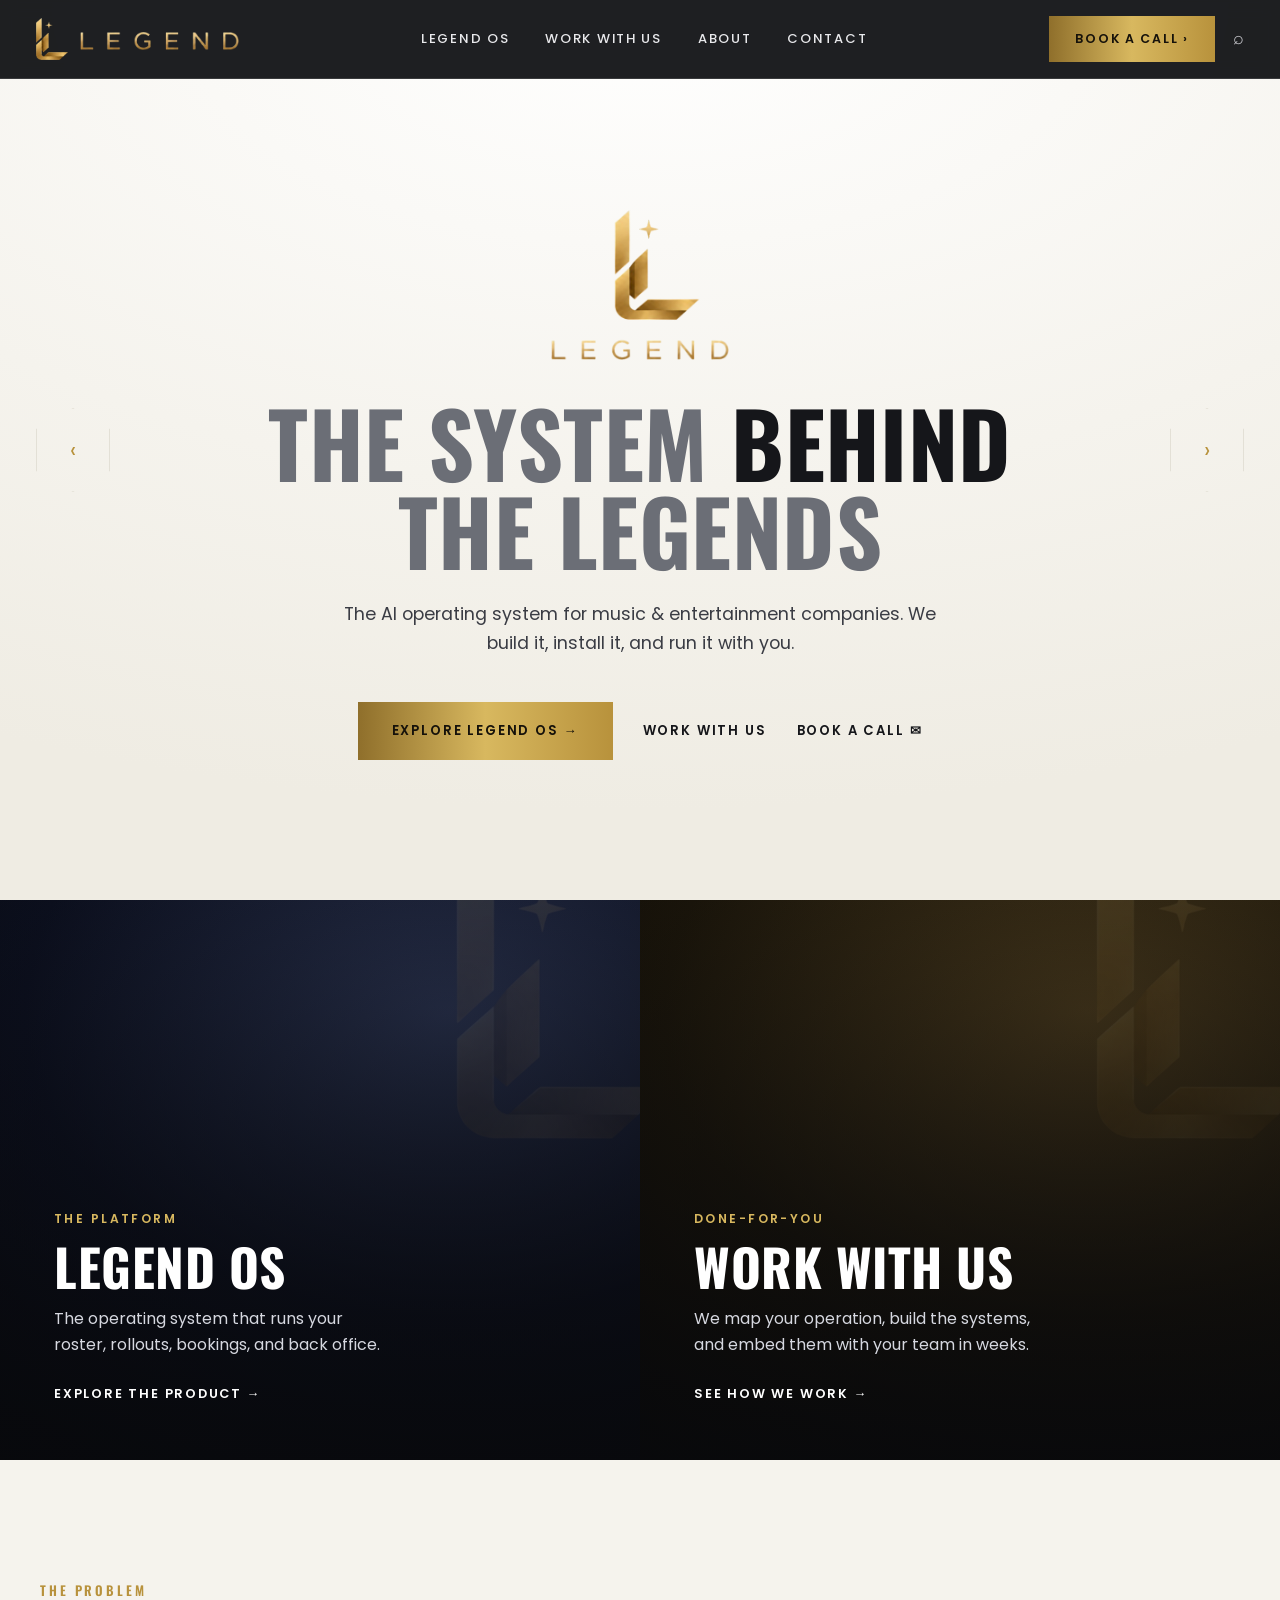
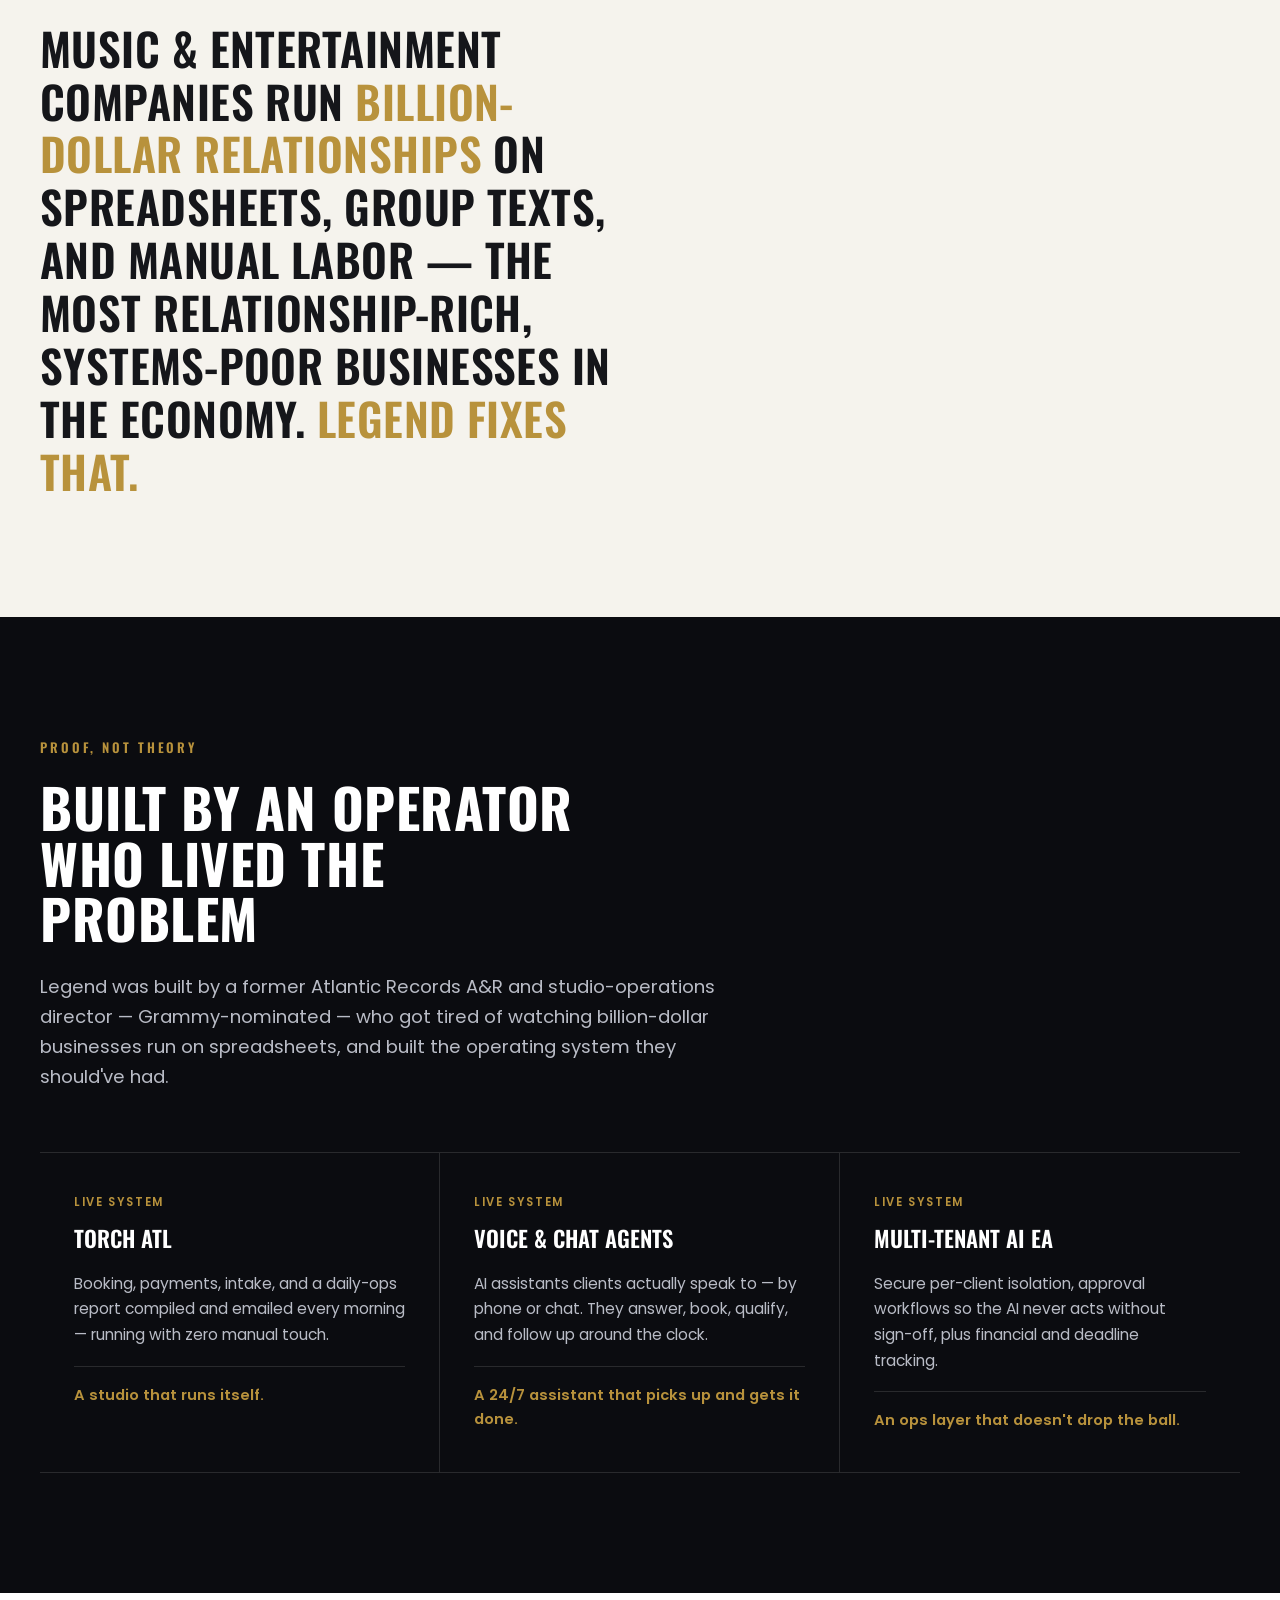
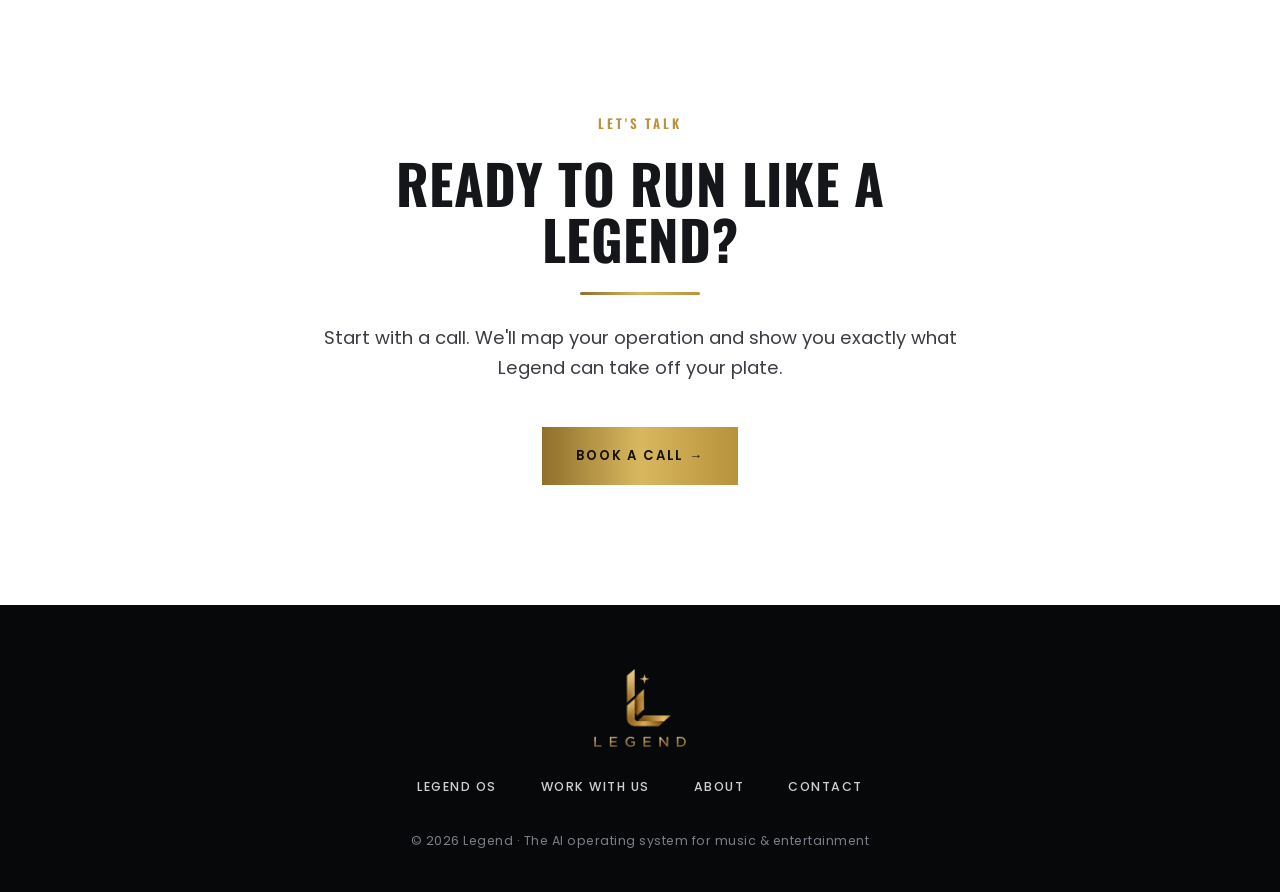
<file: index.html>
<!DOCTYPE html>
<html lang="en">
<head>
<meta charset="UTF-8">
<meta name="viewport" content="width=device-width, initial-scale=1.0">
<title>Legend — The AI Operating System for Music & Entertainment</title>
<meta name="description" content="Legend is the AI operating system for music, entertainment, and creative companies. We build it, install it, and run it with you.">
<link rel="preconnect" href="https://fonts.googleapis.com">
<link rel="preconnect" href="https://fonts.gstatic.com" crossorigin>
<link href="https://fonts.googleapis.com/css2?family=Oswald:wght@400;500;600;700&family=Poppins:wght@400;500;600;700&display=swap" rel="stylesheet">
<link rel="stylesheet" href="styles.css">
</head>
<body>

<!-- TOP BAR -->
<div class="bar">
  <div class="bar-inner">
    <a href="index.html" class="brand">
      <img src="assets/legend-icon.png" class="ico" alt="Legend">
      <img src="assets/legend-word.png" class="word" alt="Legend">
    </a>
    <div class="bar-nav">
      <a href="legend-os.html">Legend OS</a>
      <a href="work-with-us.html">Work With Us</a>
      <a href="about.html">About</a>
      <a href="contact.html">Contact</a>
    </div>
    <div class="bar-right">
      <a href="contact.html" class="bar-cta">Book a Call ›</a>
      <a href="contact.html" class="bar-search" aria-label="Search">⌕</a>
    </div>
  </div>
</div>

<!-- HERO -->
<section class="hero">
  <div class="hex l">‹</div>
  <div class="hex r">›</div>
  <img src="assets/legend-full.png" class="hero-logo" alt="Legend">
  <h1>The system <em>behind</em> the legends</h1>
  <p class="sub">The AI operating system for music &amp; entertainment companies. We build it, install it, and run it with you.</p>
  <div class="hero-cta">
    <a href="legend-os.html" class="btn btn-gold">Explore Legend OS →</a>
    <a href="work-with-us.html" class="btn btn-line">Work With Us</a>
    <a href="contact.html" class="btn btn-line">Book a Call ✉</a>
  </div>
</section>

<!-- THE FORK — SPLIT TILES -->
<div class="tiles">
  <a href="legend-os.html" class="tile os">
    <div class="bgimg"></div>
    <img src="assets/legend-icon.png" class="watermark" alt="">
    <div>
      <div class="kicker">The Platform</div>
      <h2>Legend OS</h2>
      <p>The operating system that runs your roster, rollouts, bookings, and back office.</p>
      <span class="go">Explore the product →</span>
    </div>
  </a>
  <a href="work-with-us.html" class="tile work">
    <div class="bgimg"></div>
    <img src="assets/legend-icon.png" class="watermark" alt="">
    <div>
      <div class="kicker">Done-for-you</div>
      <h2>Work With Us</h2>
      <p>We map your operation, build the systems, and embed them with your team in weeks.</p>
      <span class="go">See how we work →</span>
    </div>
  </a>
</div>

<!-- PROBLEM -->
<section class="block cream">
  <div class="wrap">
    <div class="eyebrow">The Problem</div>
    <p class="statement">Music &amp; entertainment companies run <span class="gold-text">billion-dollar relationships</span> on spreadsheets, group texts, and manual labor — the most relationship-rich, systems-poor businesses in the economy. <span class="gold-text">Legend fixes that.</span></p>
  </div>
</section>

<!-- PROOF -->
<section class="block dark">
  <div class="wrap">
    <div class="eyebrow">Proof, Not Theory</div>
    <h2 class="sec">Built by an operator who lived the problem</h2>
    <p class="intro">Legend was built by a former Atlantic Records A&amp;R and studio-operations director — Grammy-nominated — who got tired of watching billion-dollar businesses run on spreadsheets, and built the operating system they should've had.</p>
    <div class="grid">
      <div class="card">
        <div class="tag">Live System</div>
        <h3>Torch ATL</h3>
        <p>Booking, payments, intake, and a daily-ops report compiled and emailed every morning — running with zero manual touch.</p>
        <div class="outcome">A studio that runs itself.</div>
      </div>
      <div class="card">
        <div class="tag">Live System</div>
        <h3>Voice &amp; Chat Agents</h3>
        <p>AI assistants clients actually speak to — by phone or chat. They answer, book, qualify, and follow up around the clock.</p>
        <div class="outcome">A 24/7 assistant that picks up and gets it done.</div>
      </div>
      <div class="card">
        <div class="tag">Live System</div>
        <h3>Multi-Tenant AI EA</h3>
        <p>Secure per-client isolation, approval workflows so the AI never acts without sign-off, plus financial and deadline tracking.</p>
        <div class="outcome">An ops layer that doesn't drop the ball.</div>
      </div>
    </div>
  </div>
</section>

<!-- CLOSE -->
<section class="block center">
  <div class="wrap">
    <div class="eyebrow">Let's Talk</div>
    <h2 class="sec">Ready to run like a legend?</h2>
    <div class="gold-rule"></div>
    <p class="intro" style="margin-top:28px">Start with a call. We'll map your operation and show you exactly what Legend can take off your plate.</p>
    <div class="hero-cta">
      <a href="contact.html" class="btn btn-gold">Book a Call →</a>
    </div>
  </div>
</section>

<!-- FOOTER -->
<footer>
  <div class="wrap">
    <img src="assets/legend-full.png" class="foot-logo" alt="Legend">
    <div class="foot-links">
      <a href="legend-os.html">Legend OS</a>
      <a href="work-with-us.html">Work With Us</a>
      <a href="about.html">About</a>
      <a href="contact.html">Contact</a>
    </div>
    <div class="foot-fine">© 2026 Legend · The AI operating system for music &amp; entertainment</div>
  </div>
</footer>

</body>
</html>
</file>
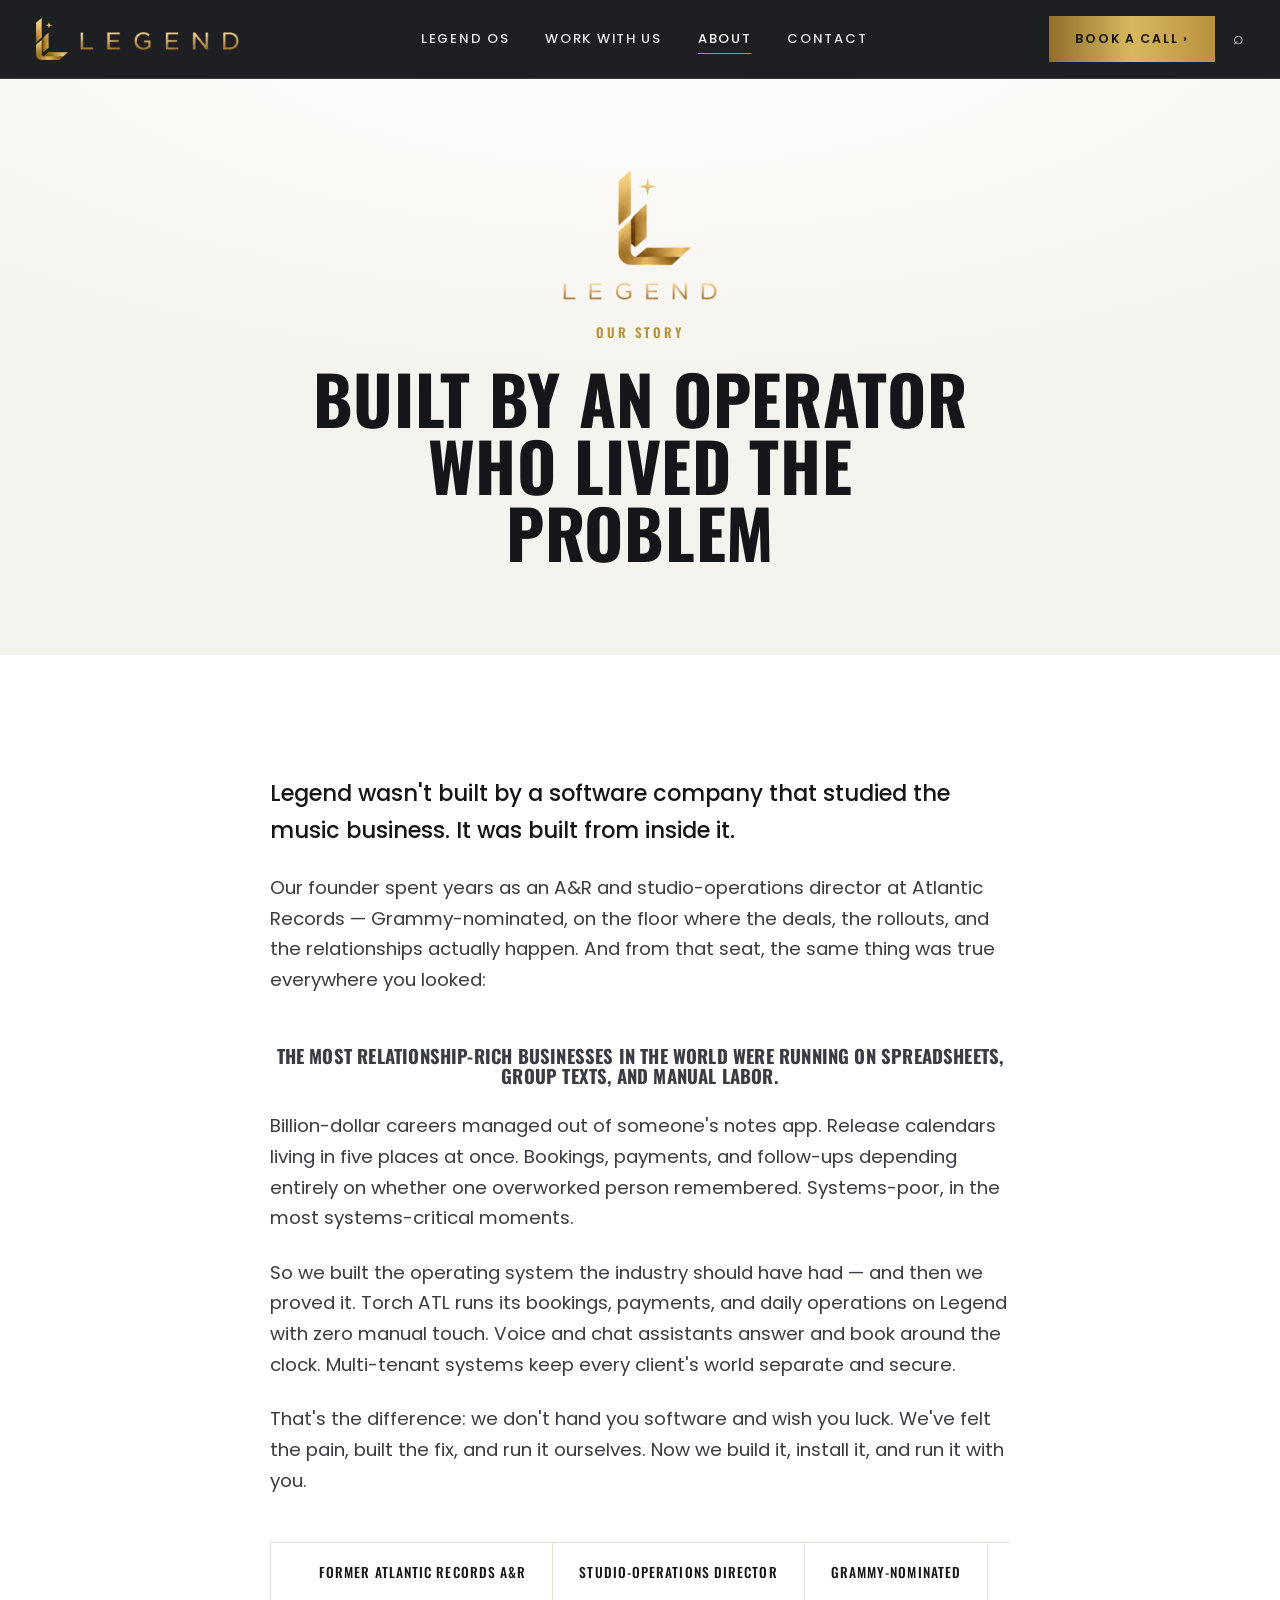
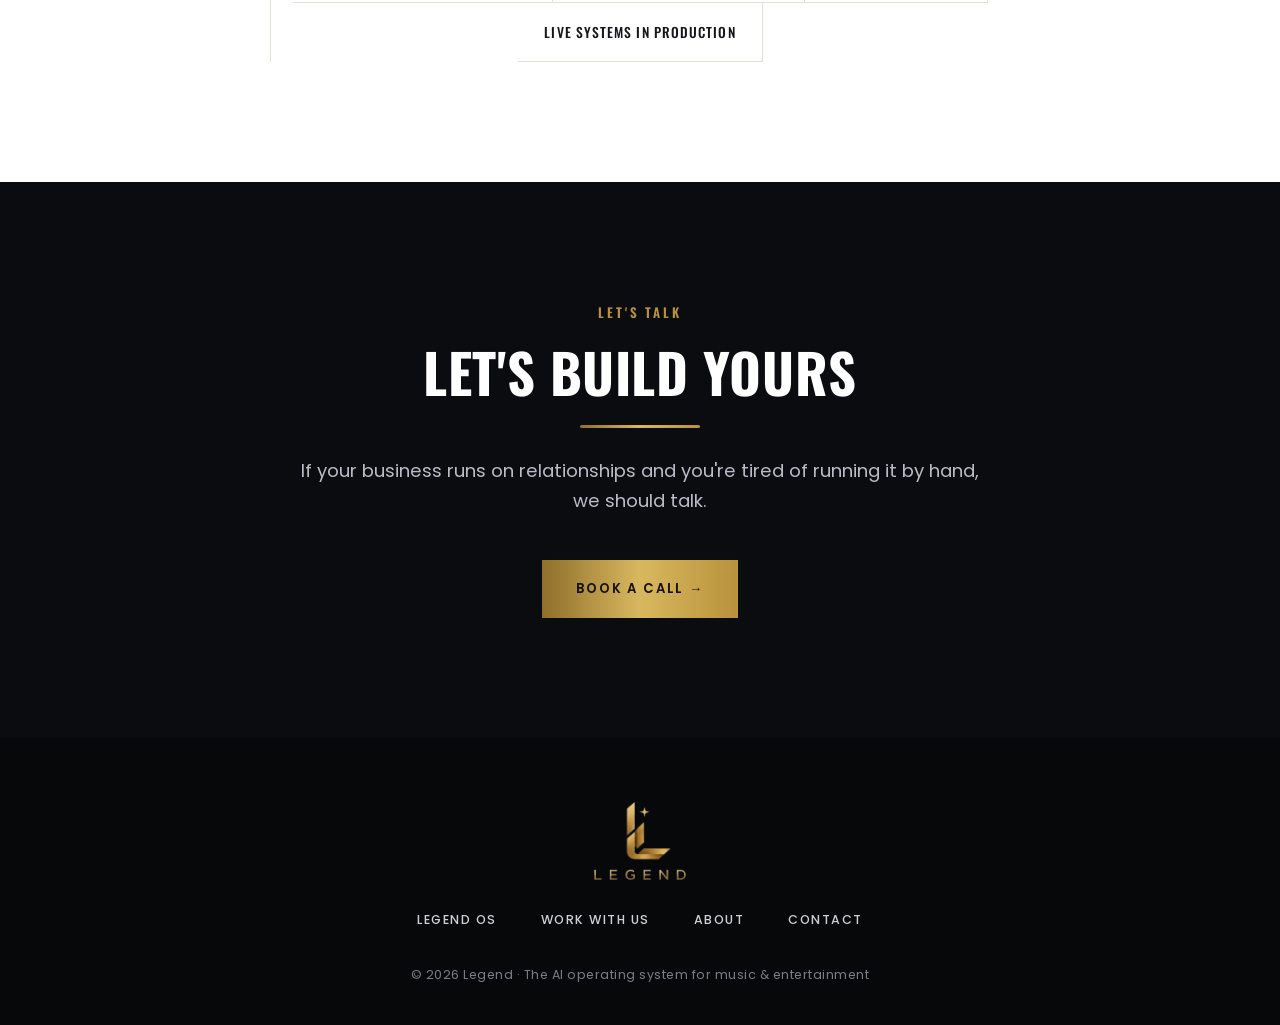
<file: about.html>
<!DOCTYPE html>
<html lang="en">
<head>
<meta charset="UTF-8">
<meta name="viewport" content="width=device-width, initial-scale=1.0">
<title>About — Legend</title>
<meta name="description" content="Legend was built by a former Atlantic Records A&R and studio-operations director, Grammy-nominated, who got tired of watching billion-dollar businesses run on spreadsheets.">
<link rel="preconnect" href="https://fonts.googleapis.com">
<link rel="preconnect" href="https://fonts.gstatic.com" crossorigin>
<link href="https://fonts.googleapis.com/css2?family=Oswald:wght@400;500;600;700&family=Poppins:wght@400;500;600;700&display=swap" rel="stylesheet">
<link rel="stylesheet" href="styles.css">
</head>
<body>

<div class="bar">
  <div class="bar-inner">
    <a href="index.html" class="brand">
      <img src="assets/legend-icon.png" class="ico" alt="Legend">
      <img src="assets/legend-word.png" class="word" alt="Legend">
    </a>
    <div class="bar-nav">
      <a href="legend-os.html">Legend OS</a>
      <a href="work-with-us.html">Work With Us</a>
      <a href="about.html" class="active">About</a>
      <a href="contact.html">Contact</a>
    </div>
    <div class="bar-right">
      <a href="contact.html" class="bar-cta">Book a Call ›</a>
      <a href="contact.html" class="bar-search" aria-label="Search">⌕</a>
    </div>
  </div>
</div>

<header class="page-head">
  <img src="assets/legend-full.png" class="page-logo" alt="Legend">
  <div class="eyebrow">Our Story</div>
  <h1>Built by an operator who lived the problem</h1>
</header>

<section class="block">
  <div class="wrap">
    <div class="prose">
      <p class="lead">Legend wasn't built by a software company that studied the music business. It was built from inside it.</p>
      <p>Our founder spent years as an A&amp;R and studio-operations director at Atlantic Records — Grammy-nominated, on the floor where the deals, the rollouts, and the relationships actually happen. And from that seat, the same thing was true everywhere you looked:</p>

      <p class="pull">The most relationship-rich businesses in the world were running on spreadsheets, group texts, and manual labor.</p>

      <p>Billion-dollar careers managed out of someone's notes app. Release calendars living in five places at once. Bookings, payments, and follow-ups depending entirely on whether one overworked person remembered. Systems-poor, in the most systems-critical moments.</p>
      <p>So we built the operating system the industry should have had — and then we proved it. Torch ATL runs its bookings, payments, and daily operations on Legend with zero manual touch. Voice and chat assistants answer and book around the clock. Multi-tenant systems keep every client's world separate and secure.</p>
      <p>That's the difference: we don't hand you software and wish you luck. We've felt the pain, built the fix, and run it ourselves. Now we build it, install it, and run it with you.</p>

      <div class="creds">
        <span class="cred">Former Atlantic Records A&amp;R</span>
        <span class="cred">Studio-Operations Director</span>
        <span class="cred">Grammy-Nominated</span>
        <span class="cred">Live Systems in Production</span>
      </div>
    </div>
  </div>
</section>

<section class="block center dark">
  <div class="wrap">
    <div class="eyebrow">Let's Talk</div>
    <h2 class="sec">Let's build yours</h2>
    <div class="gold-rule"></div>
    <p class="intro" style="margin-top:28px">If your business runs on relationships and you're tired of running it by hand, we should talk.</p>
    <div class="hero-cta">
      <a href="contact.html" class="btn btn-gold">Book a Call →</a>
    </div>
  </div>
</section>

<footer>
  <div class="wrap">
    <img src="assets/legend-full.png" class="foot-logo" alt="Legend">
    <div class="foot-links">
      <a href="legend-os.html">Legend OS</a>
      <a href="work-with-us.html">Work With Us</a>
      <a href="about.html">About</a>
      <a href="contact.html">Contact</a>
    </div>
    <div class="foot-fine">© 2026 Legend · The AI operating system for music &amp; entertainment</div>
  </div>
</footer>

</body>
</html>
</file>
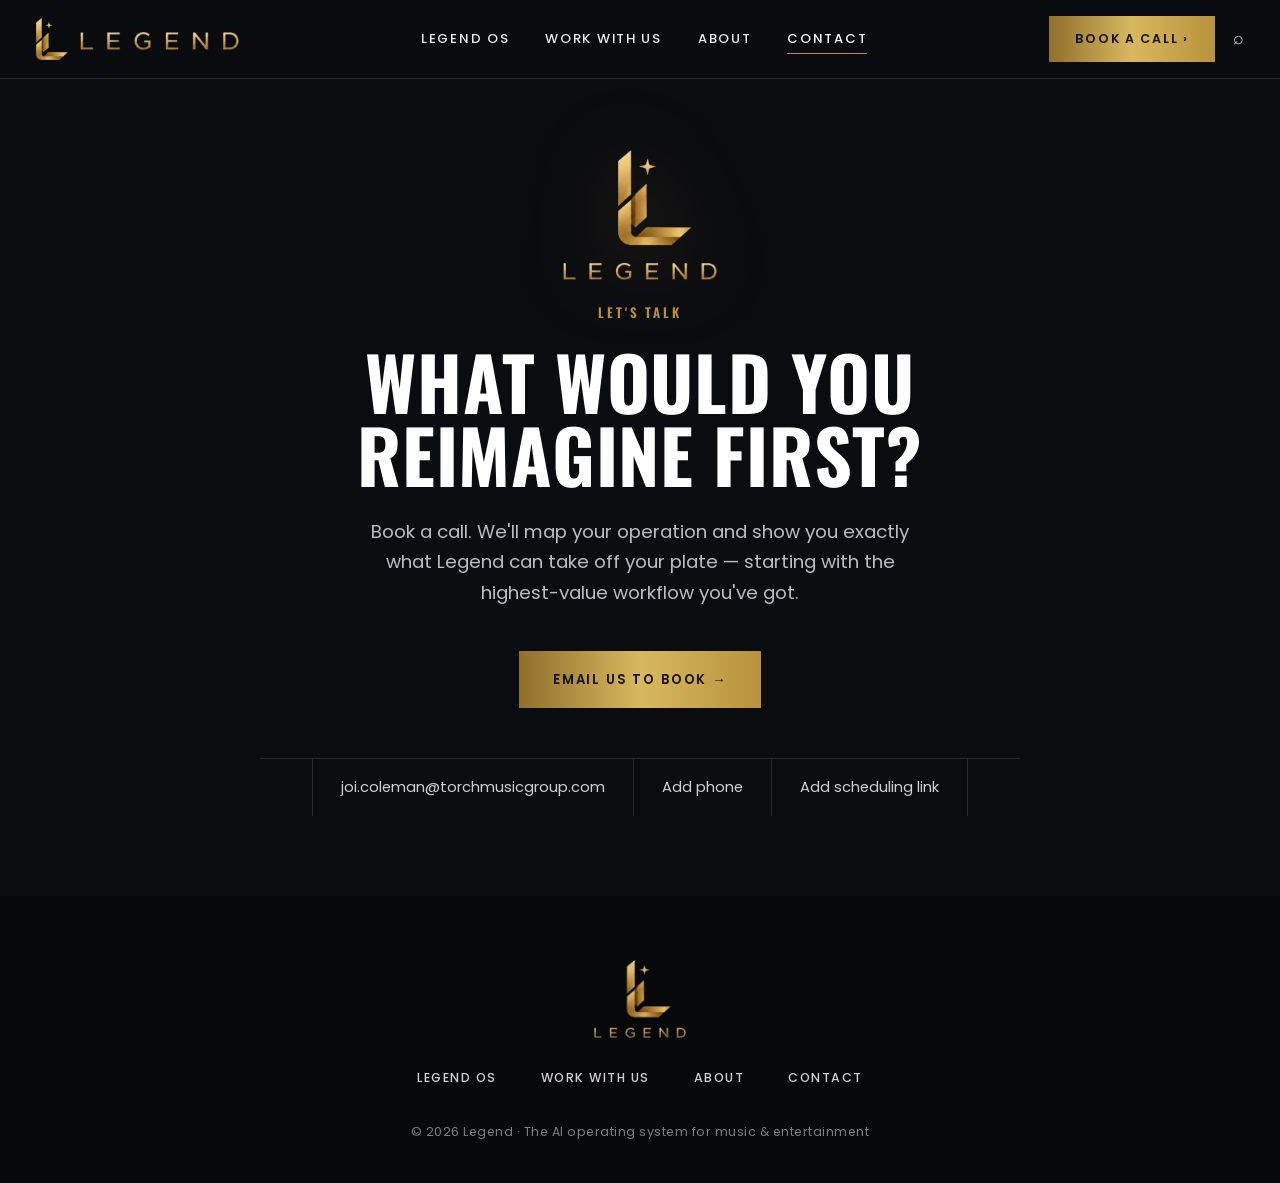
<file: contact.html>
<!DOCTYPE html>
<html lang="en">
<head>
<meta charset="UTF-8">
<meta name="viewport" content="width=device-width, initial-scale=1.0">
<title>Contact — Legend</title>
<meta name="description" content="Book a call with Legend. We'll map your operation and show you exactly what we can take off your plate.">
<link rel="preconnect" href="https://fonts.googleapis.com">
<link rel="preconnect" href="https://fonts.gstatic.com" crossorigin>
<link href="https://fonts.googleapis.com/css2?family=Oswald:wght@400;500;600;700&family=Poppins:wght@400;500;600;700&display=swap" rel="stylesheet">
<link rel="stylesheet" href="styles.css">
</head>
<body>

<div class="bar">
  <div class="bar-inner">
    <a href="index.html" class="brand">
      <img src="assets/legend-icon.png" class="ico" alt="Legend">
      <img src="assets/legend-word.png" class="word" alt="Legend">
    </a>
    <div class="bar-nav">
      <a href="legend-os.html">Legend OS</a>
      <a href="work-with-us.html">Work With Us</a>
      <a href="about.html">About</a>
      <a href="contact.html" class="active">Contact</a>
    </div>
    <div class="bar-right">
      <a href="contact.html" class="bar-cta">Book a Call ›</a>
      <a href="contact.html" class="bar-search" aria-label="Search">⌕</a>
    </div>
  </div>
</div>

<div class="contact-wrap">
  <div class="contact-inner">
    <img src="assets/legend-full.png" class="page-logo" alt="Legend" style="filter:drop-shadow(0 0 40px rgba(184,146,60,.25))">
    <div class="eyebrow">Let's Talk</div>
    <h1>What would you reimagine first?</h1>
    <p>Book a call. We'll map your operation and show you exactly what Legend can take off your plate — starting with the highest-value workflow you've got.</p>
    <div class="contact-cta">
      <a href="mailto:joi.coleman@torchmusicgroup.com?subject=Legend%20—%20Book%20a%20Call" class="btn btn-gold">Email Us to Book →</a>
    </div>
    <div class="contact-links">
      <a href="mailto:joi.coleman@torchmusicgroup.com">joi.coleman@torchmusicgroup.com</a>
      <a href="#">Add phone</a>
      <a href="#">Add scheduling link</a>
    </div>
  </div>
</div>

<footer>
  <div class="wrap">
    <img src="assets/legend-full.png" class="foot-logo" alt="Legend">
    <div class="foot-links">
      <a href="legend-os.html">Legend OS</a>
      <a href="work-with-us.html">Work With Us</a>
      <a href="about.html">About</a>
      <a href="contact.html">Contact</a>
    </div>
    <div class="foot-fine">© 2026 Legend · The AI operating system for music &amp; entertainment</div>
  </div>
</footer>

</body>
</html>
</file>
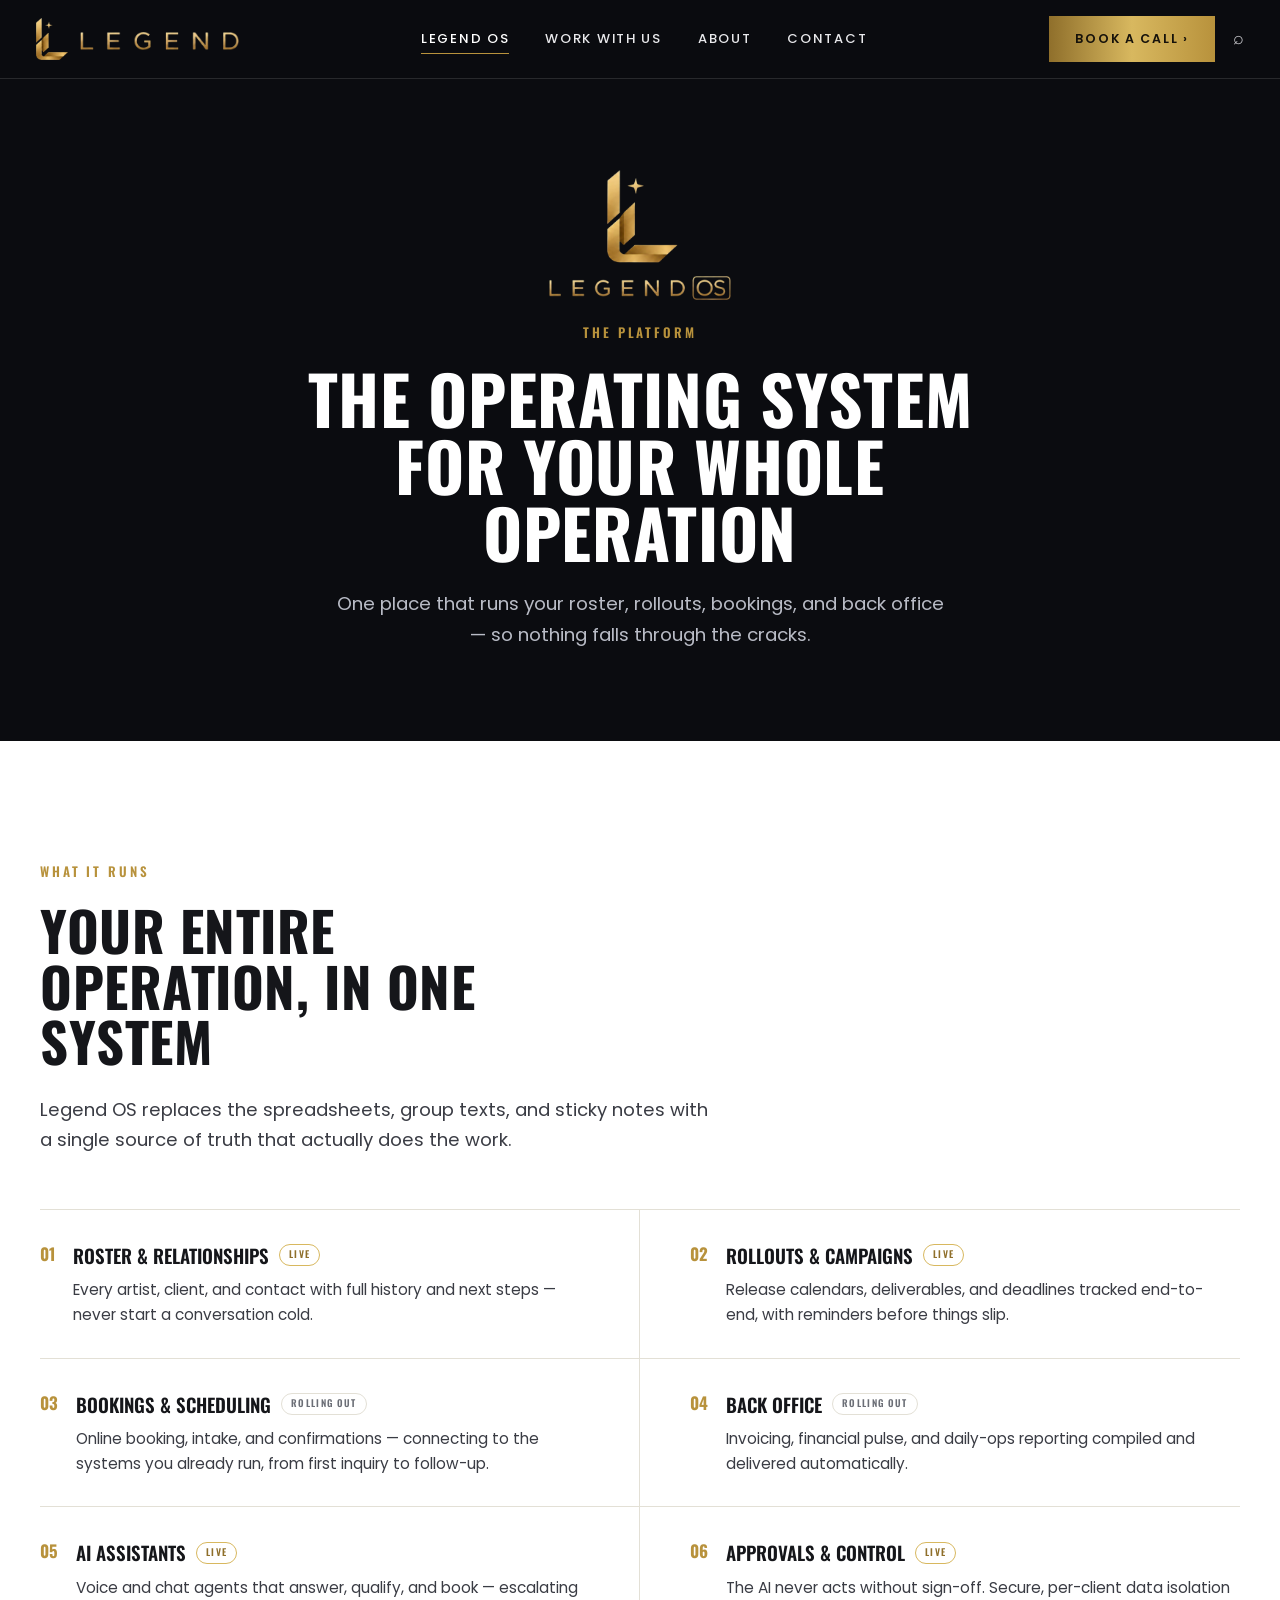
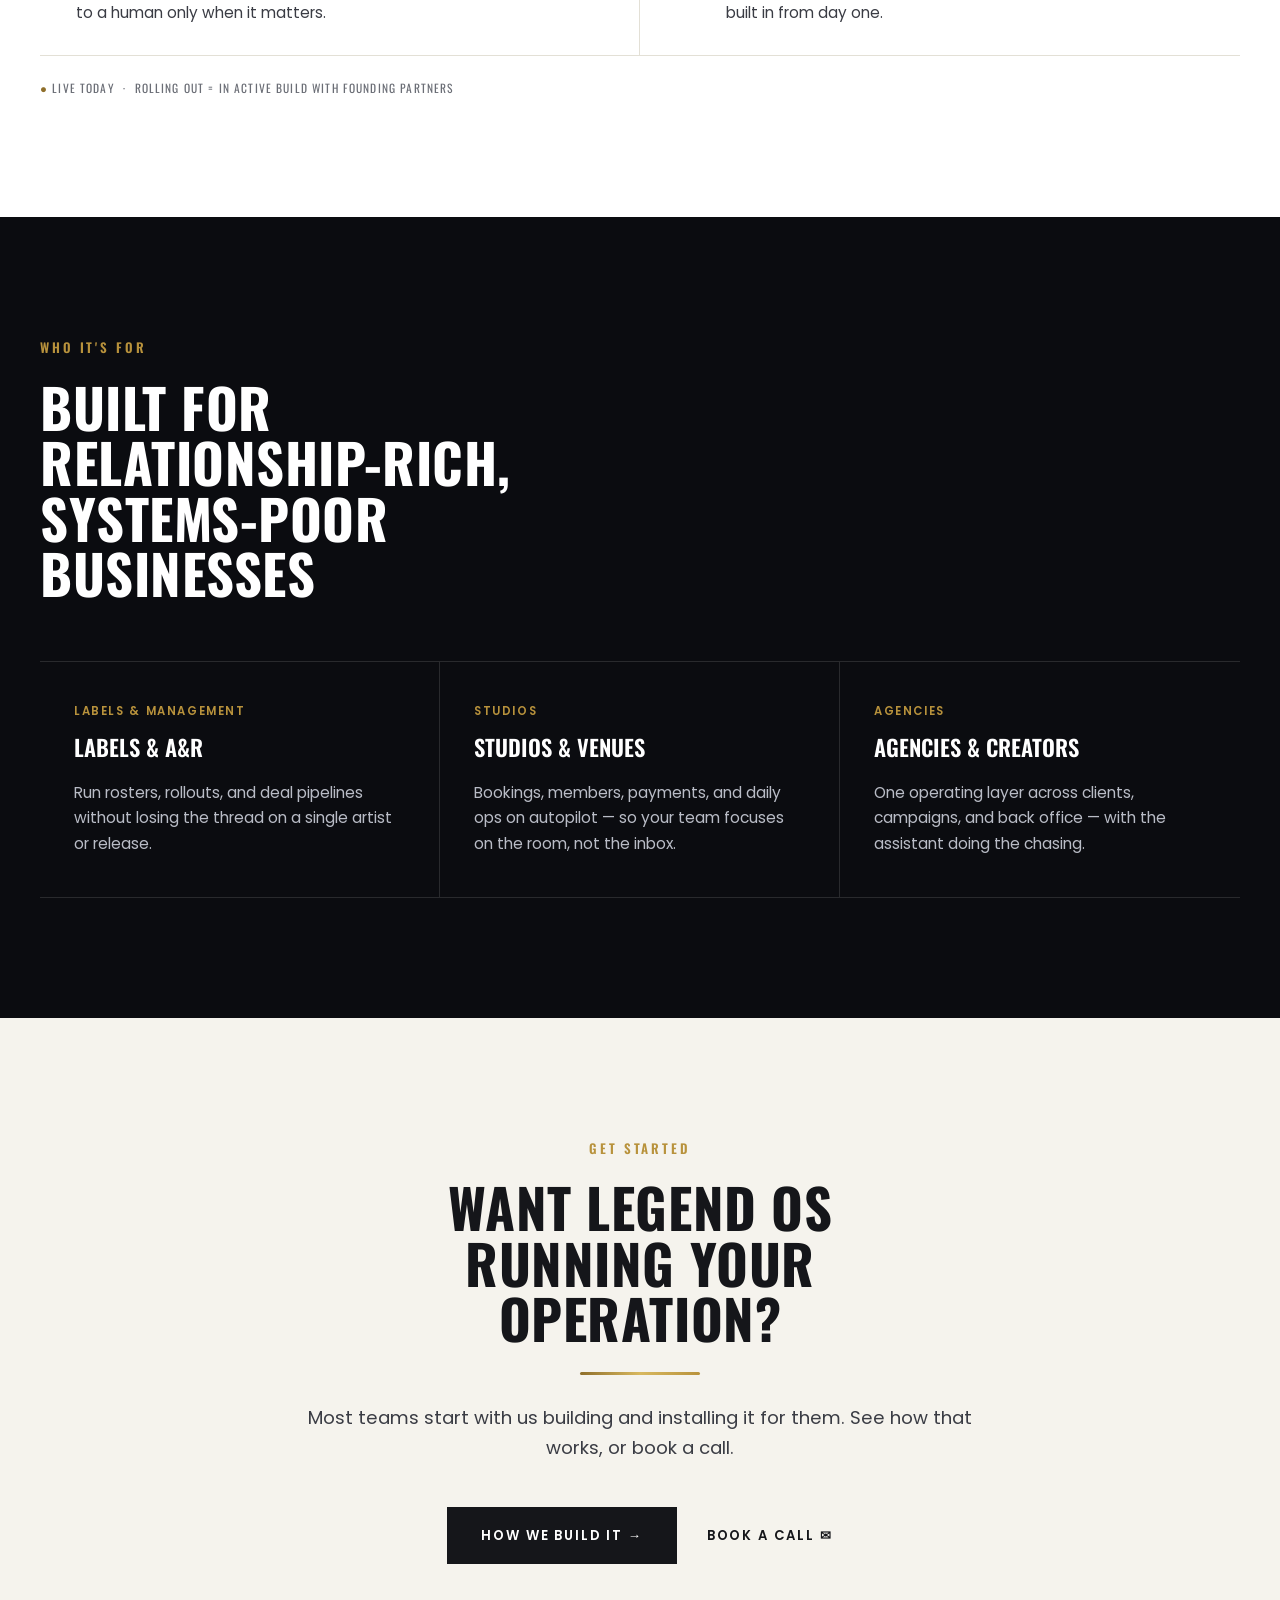
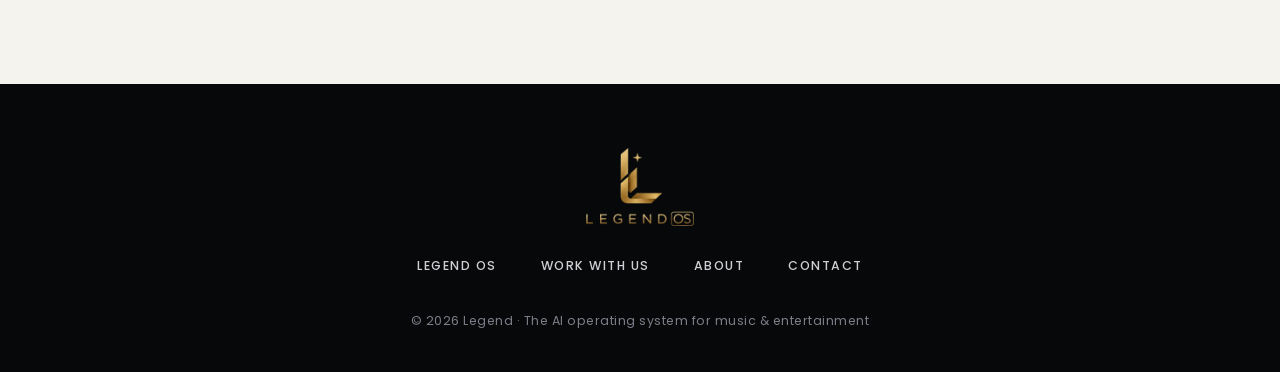
<file: legend-os.html>
<!DOCTYPE html>
<html lang="en">
<head>
<meta charset="UTF-8">
<meta name="viewport" content="width=device-width, initial-scale=1.0">
<title>Legend OS — The Platform</title>
<meta name="description" content="Legend OS is the operating system that runs your roster, rollouts, bookings, and back office.">
<link rel="preconnect" href="https://fonts.googleapis.com">
<link rel="preconnect" href="https://fonts.gstatic.com" crossorigin>
<link href="https://fonts.googleapis.com/css2?family=Oswald:wght@400;500;600;700&family=Poppins:wght@400;500;600;700&display=swap" rel="stylesheet">
<link rel="stylesheet" href="styles.css">
</head>
<body>

<div class="bar">
  <div class="bar-inner">
    <a href="index.html" class="brand">
      <img src="assets/legend-icon.png" class="ico" alt="Legend">
      <img src="assets/legend-word.png" class="word" alt="Legend">
    </a>
    <div class="bar-nav">
      <a href="legend-os.html" class="active">Legend OS</a>
      <a href="work-with-us.html">Work With Us</a>
      <a href="about.html">About</a>
      <a href="contact.html">Contact</a>
    </div>
    <div class="bar-right">
      <a href="contact.html" class="bar-cta">Book a Call ›</a>
      <a href="contact.html" class="bar-search" aria-label="Search">⌕</a>
    </div>
  </div>
</div>

<!-- PAGE HEAD -->
<header class="page-head dark-head">
  <img src="assets/legendos-full.png" class="page-logo" alt="Legend OS">
  <div class="eyebrow">The Platform</div>
  <h1>The operating system for your whole operation</h1>
  <p>One place that runs your roster, rollouts, bookings, and back office — so nothing falls through the cracks.</p>
</header>

<!-- WHAT IT RUNS -->
<section class="block">
  <div class="wrap">
    <div class="eyebrow">What It Runs</div>
    <h2 class="sec">Your entire operation, in one system</h2>
    <p class="intro">Legend OS replaces the spreadsheets, group texts, and sticky notes with a single source of truth that actually does the work.</p>
    <div class="runs">
      <div class="run"><div class="n">01</div><div><h3>Roster &amp; Relationships <span class="run-status live">Live</span></h3><p>Every artist, client, and contact with full history and next steps — never start a conversation cold.</p></div></div>
      <div class="run"><div class="n">02</div><div><h3>Rollouts &amp; Campaigns <span class="run-status live">Live</span></h3><p>Release calendars, deliverables, and deadlines tracked end-to-end, with reminders before things slip.</p></div></div>
      <div class="run"><div class="n">03</div><div><h3>Bookings &amp; Scheduling <span class="run-status">Rolling out</span></h3><p>Online booking, intake, and confirmations — connecting to the systems you already run, from first inquiry to follow-up.</p></div></div>
      <div class="run"><div class="n">04</div><div><h3>Back Office <span class="run-status">Rolling out</span></h3><p>Invoicing, financial pulse, and daily-ops reporting compiled and delivered automatically.</p></div></div>
      <div class="run"><div class="n">05</div><div><h3>AI Assistants <span class="run-status live">Live</span></h3><p>Voice and chat agents that answer, qualify, and book — escalating to a human only when it matters.</p></div></div>
      <div class="run"><div class="n">06</div><div><h3>Approvals &amp; Control <span class="run-status live">Live</span></h3><p>The AI never acts without sign-off. Secure, per-client data isolation built in from day one.</p></div></div>
    </div>
    <p class="runs-legend"><span class="dot">●</span> Live today &nbsp;·&nbsp; Rolling out = in active build with founding partners</p>
  </div>
</section>

<!-- WHO IT'S FOR -->
<section class="block dark">
  <div class="wrap">
    <div class="eyebrow">Who It's For</div>
    <h2 class="sec">Built for relationship-rich, systems-poor businesses</h2>
    <div class="grid">
      <div class="card"><div class="tag">Labels &amp; Management</div><h3>Labels &amp; A&amp;R</h3><p>Run rosters, rollouts, and deal pipelines without losing the thread on a single artist or release.</p></div>
      <div class="card"><div class="tag">Studios</div><h3>Studios &amp; Venues</h3><p>Bookings, members, payments, and daily ops on autopilot — so your team focuses on the room, not the inbox.</p></div>
      <div class="card"><div class="tag">Agencies</div><h3>Agencies &amp; Creators</h3><p>One operating layer across clients, campaigns, and back office — with the assistant doing the chasing.</p></div>
    </div>
  </div>
</section>

<!-- CLOSE -->
<section class="block center cream">
  <div class="wrap">
    <div class="eyebrow">Get Started</div>
    <h2 class="sec">Want Legend OS running your operation?</h2>
    <div class="gold-rule"></div>
    <p class="intro" style="margin-top:28px">Most teams start with us building and installing it for them. See how that works, or book a call.</p>
    <div class="hero-cta">
      <a href="work-with-us.html" class="btn btn-dark">How We Build It →</a>
      <a href="contact.html" class="btn btn-line">Book a Call ✉</a>
    </div>
  </div>
</section>

<footer>
  <div class="wrap">
    <img src="assets/legendos-full.png" class="foot-logo" alt="Legend OS">
    <div class="foot-links">
      <a href="legend-os.html">Legend OS</a>
      <a href="work-with-us.html">Work With Us</a>
      <a href="about.html">About</a>
      <a href="contact.html">Contact</a>
    </div>
    <div class="foot-fine">© 2026 Legend · The AI operating system for music &amp; entertainment</div>
  </div>
</footer>

</body>
</html>
</file>
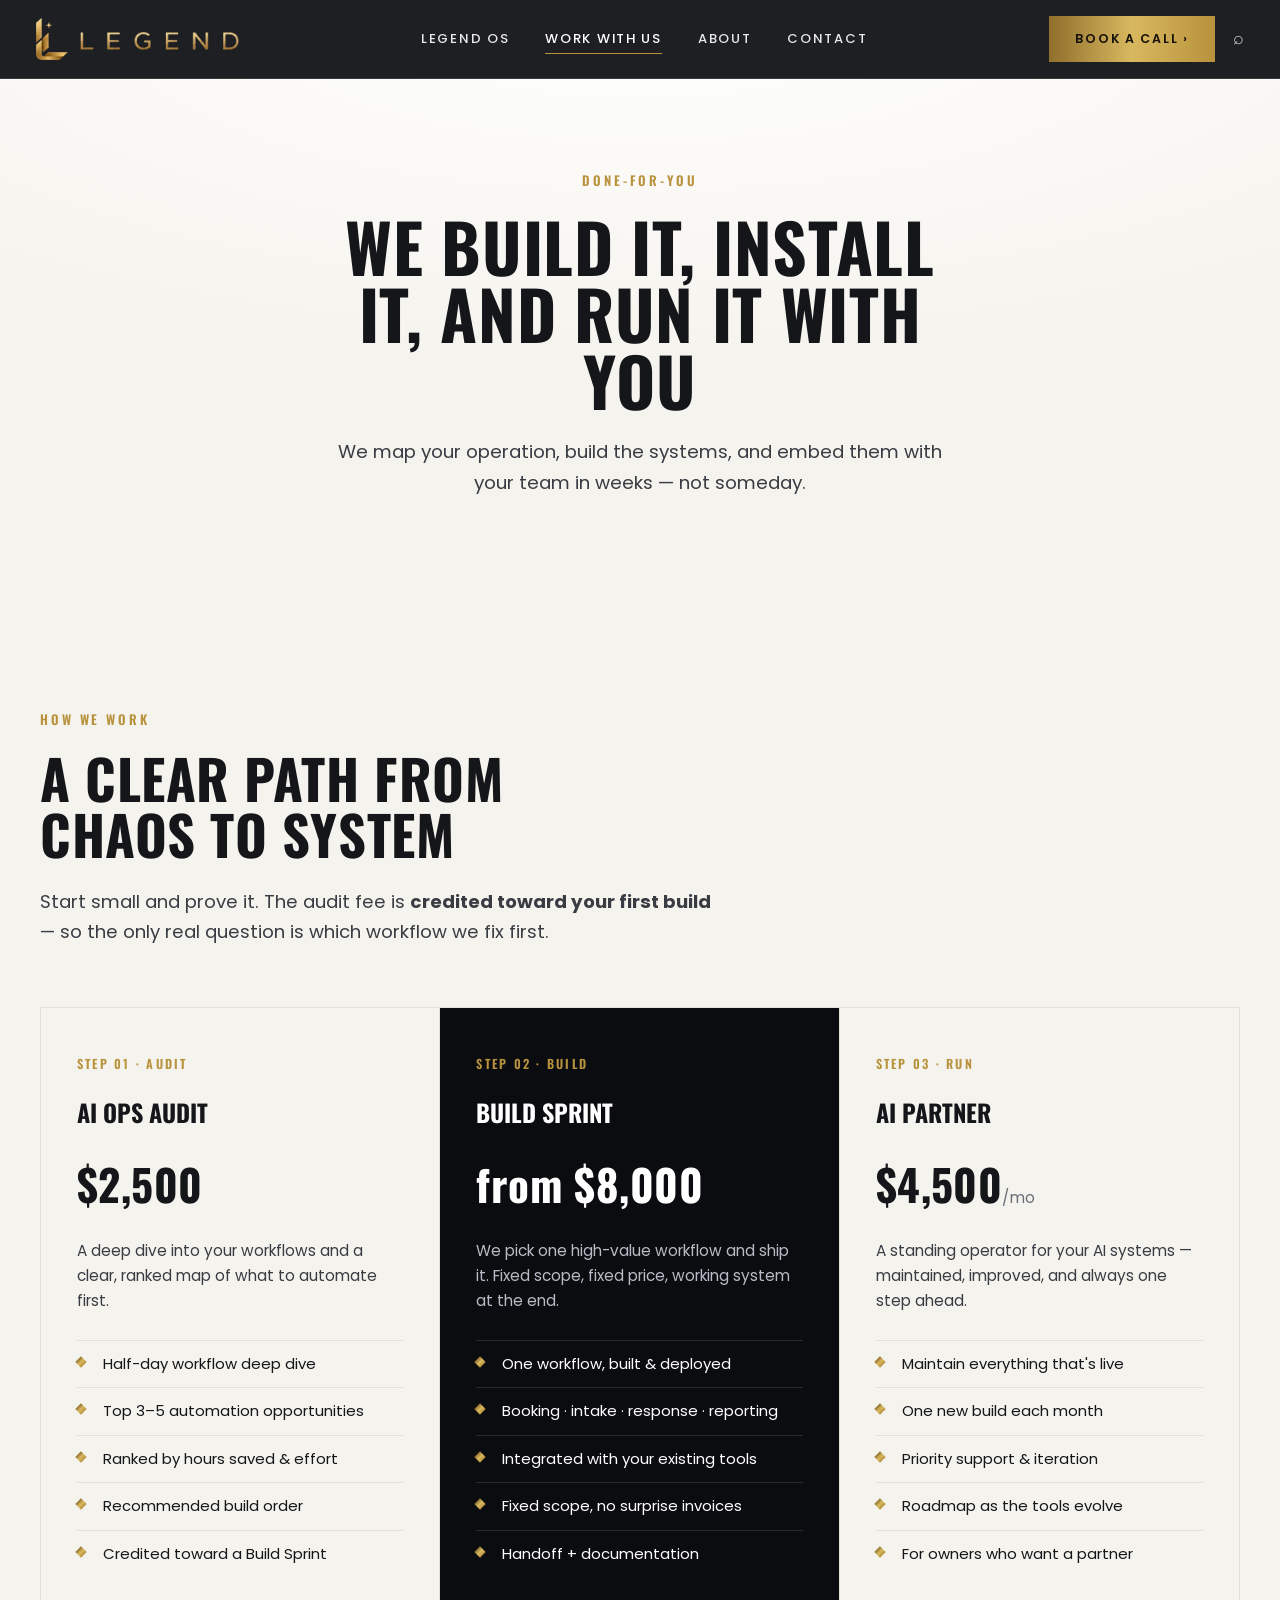
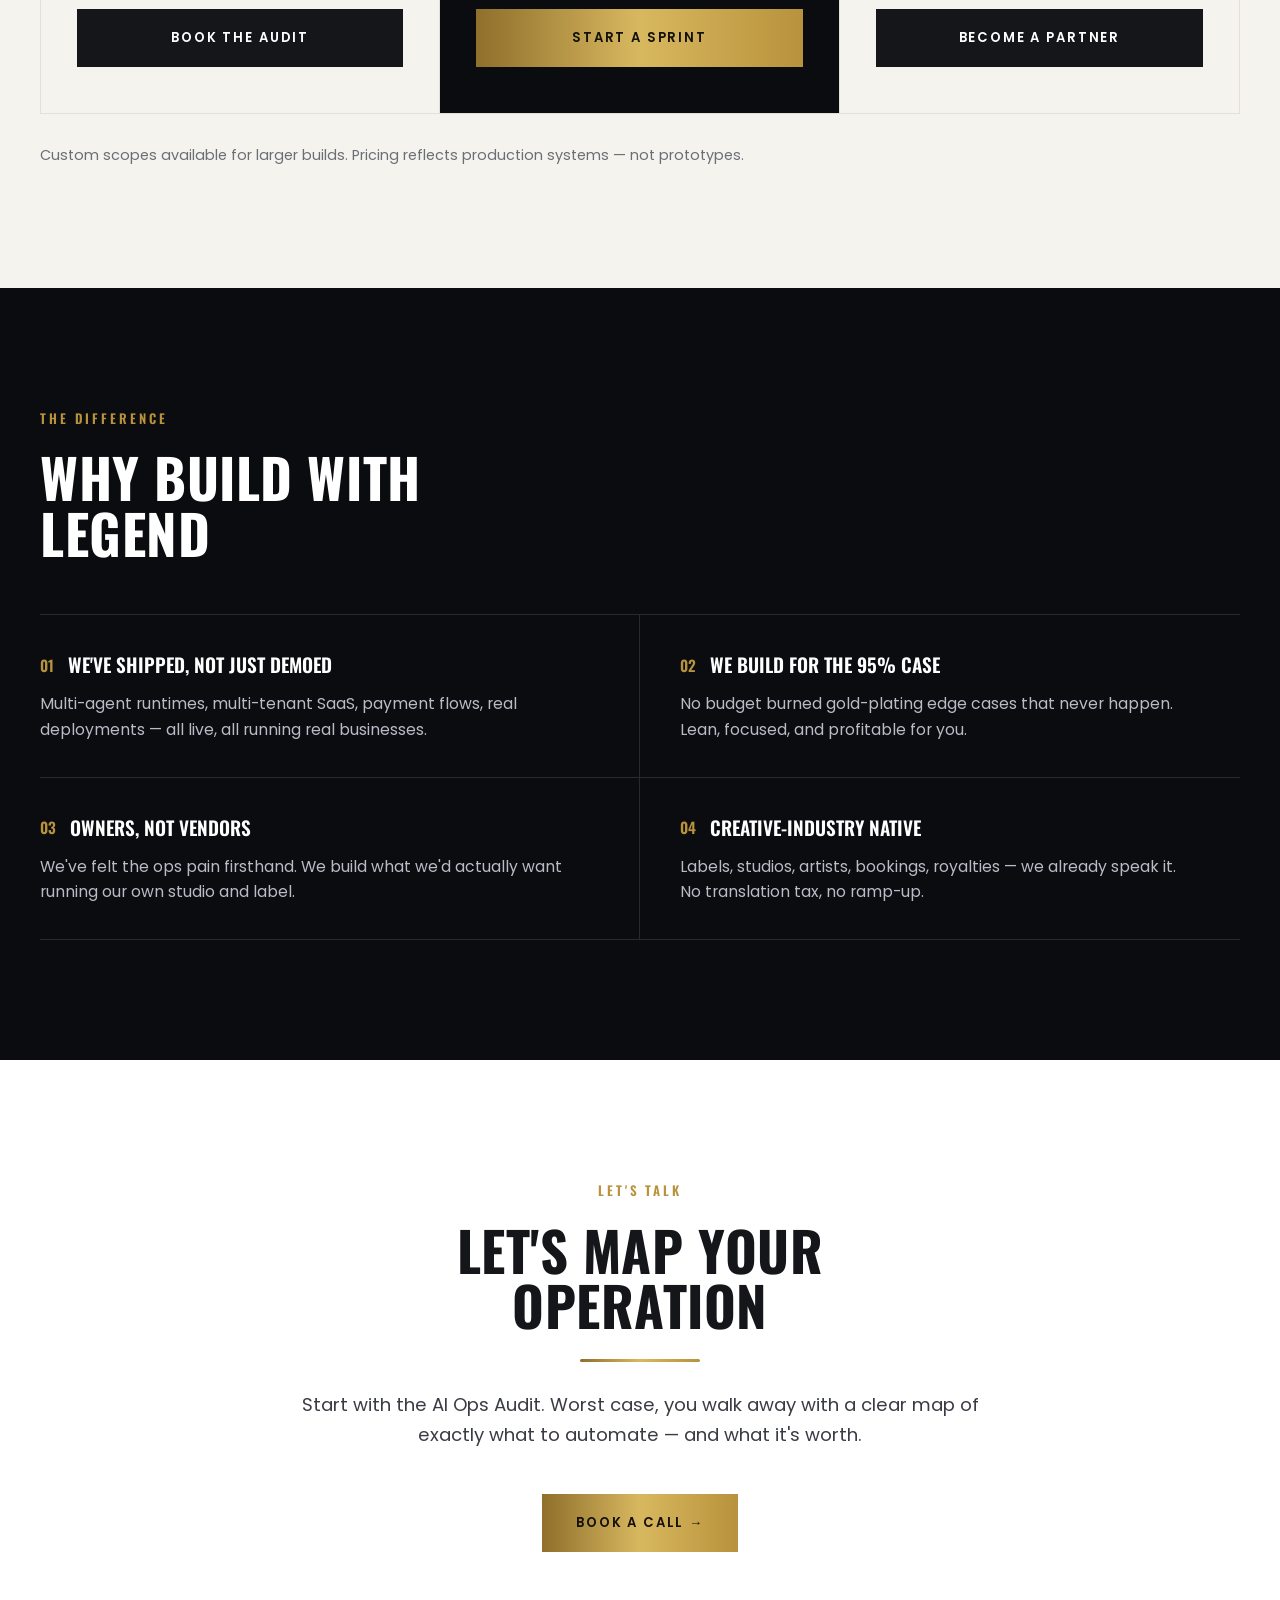
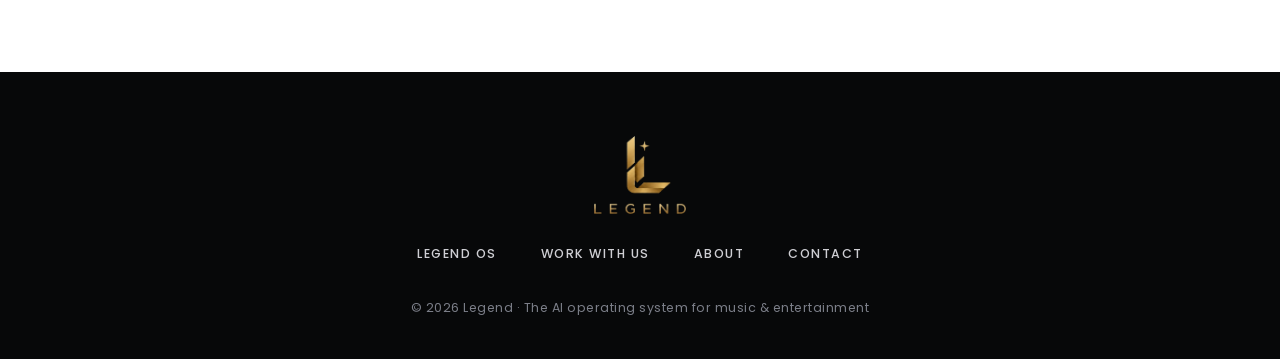
<file: work-with-us.html>
<!DOCTYPE html>
<html lang="en">
<head>
<meta charset="UTF-8">
<meta name="viewport" content="width=device-width, initial-scale=1.0">
<title>Work With Legend — Build & Install</title>
<meta name="description" content="We map your operation, build the systems, and embed them with your team in weeks. Audit → Build → Retainer.">
<link rel="preconnect" href="https://fonts.googleapis.com">
<link rel="preconnect" href="https://fonts.gstatic.com" crossorigin>
<link href="https://fonts.googleapis.com/css2?family=Oswald:wght@400;500;600;700&family=Poppins:wght@400;500;600;700&display=swap" rel="stylesheet">
<link rel="stylesheet" href="styles.css">
</head>
<body>

<div class="bar">
  <div class="bar-inner">
    <a href="index.html" class="brand">
      <img src="assets/legend-icon.png" class="ico" alt="Legend">
      <img src="assets/legend-word.png" class="word" alt="Legend">
    </a>
    <div class="bar-nav">
      <a href="legend-os.html">Legend OS</a>
      <a href="work-with-us.html" class="active">Work With Us</a>
      <a href="about.html">About</a>
      <a href="contact.html">Contact</a>
    </div>
    <div class="bar-right">
      <a href="contact.html" class="bar-cta">Book a Call ›</a>
      <a href="contact.html" class="bar-search" aria-label="Search">⌕</a>
    </div>
  </div>
</div>

<header class="page-head">
  <div class="eyebrow">Done-For-You</div>
  <h1>We build it, install it, and run it with you</h1>
  <p>We map your operation, build the systems, and embed them with your team in weeks — not someday.</p>
</header>

<!-- OFFER LADDER -->
<section class="block cream">
  <div class="wrap">
    <div class="eyebrow">How We Work</div>
    <h2 class="sec">A clear path from chaos to system</h2>
    <p class="intro">Start small and prove it. The audit fee is <strong>credited toward your first build</strong> — so the only real question is which workflow we fix first.</p>
    <div class="pricing">

      <div class="tier">
        <div class="badge">Step 01 · Audit</div>
        <h3>AI Ops Audit</h3>
        <div class="price">$2,500</div>
        <div class="desc">A deep dive into your workflows and a clear, ranked map of what to automate first.</div>
        <ul>
          <li>Half-day workflow deep dive</li>
          <li>Top 3–5 automation opportunities</li>
          <li>Ranked by hours saved &amp; effort</li>
          <li>Recommended build order</li>
          <li>Credited toward a Build Sprint</li>
        </ul>
        <a href="contact.html" class="btn btn-dark" style="justify-content:center">Book the Audit</a>
      </div>

      <div class="tier feature">
        <div class="badge">Step 02 · Build</div>
        <h3>Build Sprint</h3>
        <div class="price">from $8,000</div>
        <div class="desc">We pick one high-value workflow and ship it. Fixed scope, fixed price, working system at the end.</div>
        <ul>
          <li>One workflow, built &amp; deployed</li>
          <li>Booking · intake · response · reporting</li>
          <li>Integrated with your existing tools</li>
          <li>Fixed scope, no surprise invoices</li>
          <li>Handoff + documentation</li>
        </ul>
        <a href="contact.html" class="btn btn-gold" style="justify-content:center">Start a Sprint</a>
      </div>

      <div class="tier">
        <div class="badge">Step 03 · Run</div>
        <h3>AI Partner</h3>
        <div class="price">$4,500<span>/mo</span></div>
        <div class="desc">A standing operator for your AI systems — maintained, improved, and always one step ahead.</div>
        <ul>
          <li>Maintain everything that's live</li>
          <li>One new build each month</li>
          <li>Priority support &amp; iteration</li>
          <li>Roadmap as the tools evolve</li>
          <li>For owners who want a partner</li>
        </ul>
        <a href="contact.html" class="btn btn-dark" style="justify-content:center">Become a Partner</a>
      </div>

    </div>
    <p class="note">Custom scopes available for larger builds. Pricing reflects production systems — not prototypes.</p>
  </div>
</section>

<!-- WHY -->
<section class="block dark">
  <div class="wrap">
    <div class="eyebrow">The Difference</div>
    <h2 class="sec">Why build with Legend</h2>
    <div class="why">
      <div class="why-item"><h3><span class="n">01</span> We've shipped, not just demoed</h3><p>Multi-agent runtimes, multi-tenant SaaS, payment flows, real deployments — all live, all running real businesses.</p></div>
      <div class="why-item"><h3><span class="n">02</span> We build for the 95% case</h3><p>No budget burned gold-plating edge cases that never happen. Lean, focused, and profitable for you.</p></div>
      <div class="why-item"><h3><span class="n">03</span> Owners, not vendors</h3><p>We've felt the ops pain firsthand. We build what we'd actually want running our own studio and label.</p></div>
      <div class="why-item"><h3><span class="n">04</span> Creative-industry native</h3><p>Labels, studios, artists, bookings, royalties — we already speak it. No translation tax, no ramp-up.</p></div>
    </div>
  </div>
</section>

<!-- CLOSE -->
<section class="block center">
  <div class="wrap">
    <div class="eyebrow">Let's Talk</div>
    <h2 class="sec">Let's map your operation</h2>
    <div class="gold-rule"></div>
    <p class="intro" style="margin-top:28px">Start with the AI Ops Audit. Worst case, you walk away with a clear map of exactly what to automate — and what it's worth.</p>
    <div class="hero-cta">
      <a href="contact.html" class="btn btn-gold">Book a Call →</a>
    </div>
  </div>
</section>

<footer>
  <div class="wrap">
    <img src="assets/legend-full.png" class="foot-logo" alt="Legend">
    <div class="foot-links">
      <a href="legend-os.html">Legend OS</a>
      <a href="work-with-us.html">Work With Us</a>
      <a href="about.html">About</a>
      <a href="contact.html">Contact</a>
    </div>
    <div class="foot-fine">© 2026 Legend · The AI operating system for music &amp; entertainment</div>
  </div>
</footer>

</body>
</html>
</file>
<file: styles.css>
/* ===== LEGEND — luxury editorial theme ===== */
:root{
  --ink:#15161a;
  --ink2:#3a3c44;
  --gray:#6b6e76;       /* editorial gray headline */
  --bg:#ffffff;
  --cream:#f5f3ed;
  --cream2:#efece3;
  --dark:#0b0c10;       /* bars, tiles, footer */
  --dark2:#13151b;
  --line:#e3e0d6;
  --line-dark:rgba(255,255,255,.12);
  --gold:#b8923c;
  --gold-lt:#d8b85f;
  --gold-dk:#8f6f2b;
  --gold-grad:linear-gradient(90deg,#8f6f2b,#d8b85f 50%,#b8923c);
}
*{margin:0;padding:0;box-sizing:border-box}
html{scroll-behavior:smooth}
body{background:var(--bg);color:var(--ink);font-family:'Poppins',sans-serif;line-height:1.65;-webkit-font-smoothing:antialiased;overflow-x:hidden}
.wrap{max-width:1280px;margin:0 auto;padding:0 40px}
a{color:inherit;text-decoration:none}
.display{font-family:'Oswald',sans-serif;font-weight:700;text-transform:uppercase;letter-spacing:.01em;line-height:1.02}
.gold-text{color:var(--gold)}
.gold-rule{height:3px;width:120px;background:var(--gold-grad);margin:18px auto 0;border-radius:2px}
.gold-rule.left{margin-left:0}

/* ---------- TOP BAR (dark, slim) ---------- */
.bar{position:fixed;top:0;left:0;right:0;z-index:60;background:rgba(11,12,16,.92);backdrop-filter:blur(8px);border-bottom:1px solid var(--line-dark)}
.bar-inner{max-width:1480px;margin:0 auto;height:78px;padding:0 36px;display:flex;align-items:center;justify-content:space-between}
.brand{display:flex;align-items:center;gap:12px}
.brand .ico{height:42px;width:auto;display:block}
.brand .word{height:18px;width:auto;display:block;margin-top:3px}
.bar-nav{display:flex;gap:36px}
.bar-nav a{color:#e9e9ec;font-size:.82rem;font-weight:500;letter-spacing:.13em;text-transform:uppercase;transition:.2s;padding:4px 0;border-bottom:1px solid transparent}
.bar-nav a:hover,.bar-nav a.active{color:#fff;border-bottom-color:var(--gold)}
.bar-right{display:flex;align-items:center;gap:18px}
.bar-cta{background:var(--gold-grad);color:#15110a;padding:13px 26px;font-size:.78rem;font-weight:600;letter-spacing:.14em;text-transform:uppercase;transition:.25s;display:inline-flex;align-items:center;gap:8px}
.bar-cta:hover{filter:brightness(1.08);transform:translateY(-1px)}
.bar-search{color:#cfcfd4;font-size:1.1rem;transition:.2s}
.bar-search:hover{color:var(--gold)}

/* ---------- BUTTONS ---------- */
.btn{display:inline-flex;align-items:center;gap:11px;font-family:'Poppins';font-weight:600;font-size:.82rem;letter-spacing:.14em;text-transform:uppercase;padding:18px 34px;transition:.25s;cursor:pointer}
.btn-gold{background:var(--gold-grad);color:#15110a}
.btn-gold:hover{filter:brightness(1.08);transform:translateY(-2px);box-shadow:0 14px 34px rgba(184,146,60,.3)}
.btn-dark{background:var(--ink);color:#fff}
.btn-dark:hover{background:#000;transform:translateY(-2px)}
.btn-line{padding:18px 0;color:var(--ink);position:relative}
.btn-line:after{content:"";position:absolute;left:0;bottom:10px;width:100%;height:1px;background:var(--ink);transform:scaleX(0);transform-origin:left;transition:.28s}
.btn-line:hover:after{transform:scaleX(1)}
.btn-line.on-dark{color:#fff}.btn-line.on-dark:after{background:var(--gold)}

/* ---------- HERO (light editorial) ---------- */
.hero{position:relative;min-height:100vh;display:flex;flex-direction:column;align-items:center;justify-content:center;text-align:center;
  background:radial-gradient(120% 90% at 50% 0%,#ffffff 0%,var(--cream) 60%,var(--cream2) 100%);padding:150px 40px 80px;overflow:hidden}
.hero-logo{height:clamp(96px,12vw,150px);width:auto;margin-bottom:8px}
.hero h1{font-family:'Oswald',sans-serif;font-weight:700;text-transform:uppercase;color:var(--gray);
  font-size:clamp(2.6rem,7vw,6rem);line-height:.98;letter-spacing:.005em;margin:30px auto 0;max-width:16ch}
.hero h1 em{font-style:normal;color:var(--ink)}
.hero .sub{margin:26px auto 0;max-width:600px;color:var(--ink2);font-size:1.1rem;font-weight:400}
.hero-cta{margin-top:44px;display:flex;gap:30px;align-items:center;justify-content:center;flex-wrap:wrap}
/* hexagon arrows */
.hex{position:absolute;top:50%;transform:translateY(-50%);width:74px;height:84px;display:flex;align-items:center;justify-content:center;
  border:1.5px solid var(--line);color:var(--gold);font-size:1.4rem;clip-path:polygon(50% 0,100% 25%,100% 75%,50% 100%,0 75%,0 25%);transition:.25s;cursor:pointer}
.hex:hover{background:var(--cream2);border-color:var(--gold)}
.hex.l{left:36px}.hex.r{right:36px}
@media(max-width:900px){.hex{display:none}}

/* ---------- SPLIT IMAGE TILES (the fork) ---------- */
.tiles{display:grid;grid-template-columns:1fr 1fr;min-height:560px}
.tile{position:relative;overflow:hidden;display:flex;align-items:flex-end;padding:54px;min-height:560px;color:#fff;isolation:isolate}
.tile .bgimg{position:absolute;inset:0;background-size:cover;background-position:center;transition:transform .7s ease;z-index:-2}
.tile:after{content:"";position:absolute;inset:0;background:linear-gradient(180deg,rgba(8,9,12,.15) 0%,rgba(8,9,12,.55) 60%,rgba(8,9,12,.86) 100%);z-index:-1}
.tile:hover .bgimg{transform:scale(1.06)}
.tile.os .bgimg{background:radial-gradient(120% 100% at 70% 20%,#2a3350,#0c1020 55%,#06070c)}
.tile.work .bgimg{background:radial-gradient(120% 100% at 70% 20%,#4a3a1c,#1c160a 55%,#0a0805)}
.tile .kicker{font-size:.76rem;font-weight:600;letter-spacing:.2em;text-transform:uppercase;color:var(--gold-lt);margin-bottom:12px}
.tile h2{font-family:'Oswald',sans-serif;font-weight:700;text-transform:uppercase;font-size:clamp(2.4rem,4vw,3.6rem);line-height:1;letter-spacing:.01em}
.tile p{margin-top:14px;max-width:34ch;color:#d6d8e0;font-size:1rem}
.tile .go{margin-top:24px;display:inline-flex;align-items:center;gap:10px;font-weight:600;font-size:.8rem;letter-spacing:.14em;text-transform:uppercase;color:#fff}
.tile .go:hover{gap:16px;color:var(--gold-lt)}
.tile .watermark{position:absolute;right:-30px;top:-40px;height:280px;opacity:.10;z-index:-1}

/* ---------- SECTIONS ---------- */
section.block{padding:120px 0}
section.cream{background:var(--cream)}
section.dark{background:var(--dark);color:#fff}
.eyebrow{font-family:'Oswald',sans-serif;font-weight:600;letter-spacing:.22em;text-transform:uppercase;font-size:.82rem;color:var(--gold);margin-bottom:20px}
h2.sec{font-family:'Oswald',sans-serif;font-weight:700;text-transform:uppercase;font-size:clamp(2rem,4.4vw,3.4rem);line-height:1.02;letter-spacing:.01em;margin-bottom:26px;max-width:18ch}
.center{text-align:center}.center h2.sec{margin-left:auto;margin-right:auto}.center .gold-rule{margin-left:auto;margin-right:auto}
.intro{max-width:680px;color:var(--ink2);font-size:1.14rem}
.dark .intro{color:#b9bcc6}
.center .intro{margin:0 auto}

/* big statement */
.statement{font-family:'Oswald',sans-serif;font-weight:600;text-transform:uppercase;font-size:clamp(1.7rem,3.6vw,2.8rem);line-height:1.18;letter-spacing:.01em;max-width:24ch}
.statement .gold-text{color:var(--gold)}

/* ---------- CARD GRID ---------- */
.grid{display:grid;grid-template-columns:repeat(3,1fr);gap:0;margin-top:60px;border-top:1px solid var(--line)}
.dark .grid{border-top-color:var(--line-dark)}
.card{padding:40px 34px;border-bottom:1px solid var(--line);border-right:1px solid var(--line);transition:.25s}
.dark .card{border-color:var(--line-dark)}
.card:nth-child(3n){border-right:none}
.card:hover{background:rgba(184,146,60,.05)}
.dark .card:hover{background:rgba(184,146,60,.08)}
.card .num{font-family:'Oswald';font-weight:700;font-size:1.1rem;color:var(--gold);margin-bottom:16px}
.card .tag{font-size:.72rem;font-weight:600;letter-spacing:.14em;text-transform:uppercase;color:var(--gold)}
.card h3{font-family:'Oswald';font-weight:600;text-transform:uppercase;font-size:1.4rem;margin:8px 0 0}
.card p{color:var(--ink2);margin-top:14px;font-size:.97rem}
.dark .card p{color:#b9bcc6}
.card .outcome{margin-top:18px;padding-top:16px;border-top:1px solid var(--line);font-size:.92rem;font-weight:600;color:var(--gold)}
.dark .card .outcome{border-top-color:var(--line-dark)}

/* feature list */
.runs{display:grid;grid-template-columns:repeat(2,1fr);gap:0;margin-top:54px;border-top:1px solid var(--line)}
.run{padding:30px 8px 30px 0;border-bottom:1px solid var(--line);display:flex;gap:18px;align-items:flex-start}
.run:nth-child(odd){padding-right:50px;border-right:1px solid var(--line);padding-left:0}
.run:nth-child(even){padding-left:50px}
.run .n{font-family:'Oswald';font-weight:700;color:var(--gold);font-size:1.05rem;flex:none}
.run h3{font-family:'Oswald';font-weight:600;text-transform:uppercase;font-size:1.18rem;margin-bottom:6px;display:flex;align-items:center;gap:10px;flex-wrap:wrap}
.run h3 .run-status{font-family:'Oswald';font-weight:600;font-size:.6rem;letter-spacing:.14em;text-transform:uppercase;padding:2px 9px;border:1px solid var(--line);border-radius:999px;color:var(--gray);white-space:nowrap}
.run h3 .run-status.live{color:var(--gold-dk);border-color:var(--gold-lt)}
.runs-legend{margin-top:22px;font-family:'Oswald';font-size:.72rem;letter-spacing:.1em;text-transform:uppercase;color:var(--gray)}
.runs-legend .dot{color:var(--gold-dk)}
.run p{color:var(--ink2);font-size:.96rem}

/* ---------- PAGE HEADER (inner) ---------- */
.page-head{position:relative;padding:170px 0 90px;text-align:center;background:radial-gradient(120% 90% at 50% 0%,#fff,var(--cream) 70%)}
.page-head.dark-head{background:var(--dark);color:#fff}
.page-logo{height:clamp(90px,11vw,130px);margin:0 auto 22px;display:block}
.page-head h1{font-family:'Oswald';font-weight:700;text-transform:uppercase;font-size:clamp(2.4rem,5.4vw,4.2rem);line-height:1;letter-spacing:.01em;max-width:18ch;margin:0 auto}
.page-head p{margin:24px auto 0;max-width:620px;color:var(--ink2);font-size:1.16rem}
.dark-head p{color:#b9bcc6}

/* ---------- PRICING / OFFER LADDER ---------- */
.pricing{display:grid;grid-template-columns:repeat(3,1fr);gap:0;margin-top:60px;border:1px solid var(--line)}
.tier{padding:46px 36px;display:flex;flex-direction:column;border-right:1px solid var(--line);transition:.25s}
.tier:last-child{border-right:none}
.tier.feature{background:var(--dark);color:#fff}
.tier:hover{background:var(--cream)}
.tier.feature:hover{background:var(--dark2)}
.badge{font-family:'Oswald';font-size:.78rem;letter-spacing:.18em;text-transform:uppercase;font-weight:600;color:var(--gold);margin-bottom:18px}
.tier h3{font-family:'Oswald';font-weight:700;text-transform:uppercase;font-size:1.5rem;margin-bottom:8px}
.price{font-family:'Oswald';font-weight:700;font-size:2.7rem;letter-spacing:.01em;margin:8px 0 2px}
.price span{font-size:.95rem;color:var(--gray);font-weight:400;font-family:'Poppins'}
.tier.feature .price span{color:#9a9da6}
.tier .desc{color:var(--ink2);font-size:.96rem;margin:16px 0 26px;flex-grow:1}
.tier.feature .desc{color:#b9bcc6}
.tier ul{list-style:none;margin-bottom:32px}
.tier li{padding:11px 0 11px 26px;font-size:.93rem;border-top:1px solid var(--line);position:relative}
.tier.feature li{border-top-color:var(--line-dark)}
.tier li:before{content:"";position:absolute;left:0;top:17px;width:8px;height:8px;background:var(--gold-grad);transform:rotate(45deg)}
.note{margin-top:30px;color:var(--gray);font-size:.9rem}

/* ---------- WHY ---------- */
.why{display:grid;grid-template-columns:repeat(2,1fr);gap:0;margin-top:54px;border-top:1px solid var(--line)}
.dark .why{border-top-color:var(--line-dark)}
.why-item{padding:34px 40px 34px 0;border-bottom:1px solid var(--line)}
.dark .why-item{border-bottom-color:var(--line-dark)}
.why-item:nth-child(odd){border-right:1px solid var(--line)}
.dark .why-item:nth-child(odd){border-right-color:var(--line-dark)}
.why-item:nth-child(even){padding-left:40px}
.why-item h3{font-family:'Oswald';font-weight:600;text-transform:uppercase;font-size:1.2rem;margin-bottom:10px;display:flex;align-items:center;gap:14px}
.why-item h3 .n{color:var(--gold);font-size:.95rem}
.why-item p{color:var(--ink2);font-size:.98rem}
.dark .why-item p{color:#b9bcc6}

/* ---------- ABOUT ---------- */
.prose{max-width:740px;margin:0 auto}
.prose p{color:var(--ink2);font-size:1.16rem;margin-bottom:24px}
.prose p.lead{font-size:1.4rem;font-weight:500;color:var(--ink)}
.pull{font-family:'Oswald';font-weight:700;text-transform:uppercase;font-size:clamp(1.6rem,3.6vw,2.6rem);line-height:1.12;letter-spacing:.01em;margin:50px 0;text-align:center;color:var(--gold)}
.creds{display:flex;gap:0;flex-wrap:wrap;justify-content:center;margin-top:46px;border-top:1px solid var(--line);border-left:1px solid var(--line)}
.cred{padding:18px 26px;font-family:'Oswald';font-weight:500;text-transform:uppercase;letter-spacing:.08em;font-size:.85rem;color:var(--ink);border-right:1px solid var(--line);border-bottom:1px solid var(--line)}

/* ---------- CONTACT ---------- */
.contact-wrap{min-height:92vh;display:flex;align-items:center;justify-content:center;text-align:center;background:var(--dark);color:#fff;padding:150px 40px 80px}
.contact-inner{max-width:760px}
.contact-inner h1{font-family:'Oswald';font-weight:700;text-transform:uppercase;font-size:clamp(2.6rem,6vw,4.6rem);line-height:1;letter-spacing:.01em}
.contact-inner p{color:#b9bcc6;max-width:560px;margin:26px auto 0;font-size:1.16rem}
.contact-cta{margin-top:42px;display:flex;gap:28px;justify-content:center;flex-wrap:wrap;align-items:center}
.contact-links{display:flex;gap:0;justify-content:center;flex-wrap:wrap;margin-top:50px;border-top:1px solid var(--line-dark)}
.contact-links a{padding:16px 28px;color:#cfcfd4;font-size:.92rem;border-right:1px solid var(--line-dark)}
.contact-links a:first-child{border-left:1px solid var(--line-dark)}
.contact-links a:hover{color:var(--gold)}

/* ---------- FOOTER ---------- */
footer{background:#070809;color:#7b7e88;padding:64px 0 40px;text-align:center}
footer .foot-logo{height:78px;margin:0 auto 22px;display:block;opacity:.95}
.foot-links{display:flex;gap:0;justify-content:center;flex-wrap:wrap;margin-bottom:26px}
.foot-links a{padding:8px 22px;color:#cfcfd4;font-size:.78rem;font-weight:500;letter-spacing:.12em;text-transform:uppercase}
.foot-links a:hover{color:var(--gold)}
.foot-fine{font-size:.78rem;letter-spacing:.04em}

@media(max-width:980px){
  .bar-nav{display:none}
  .tiles{grid-template-columns:1fr}
  .grid{grid-template-columns:1fr}.card{border-right:none}
  .pricing,.why,.runs{grid-template-columns:1fr}
  .tier{border-right:none;border-bottom:1px solid var(--line)}
  .why-item:nth-child(odd){border-right:none}
  .run:nth-child(odd){border-right:none;padding-right:0}.run:nth-child(even){padding-left:0}
  .wrap{padding:0 24px}
  section.block{padding:80px 0}
}
</file>
